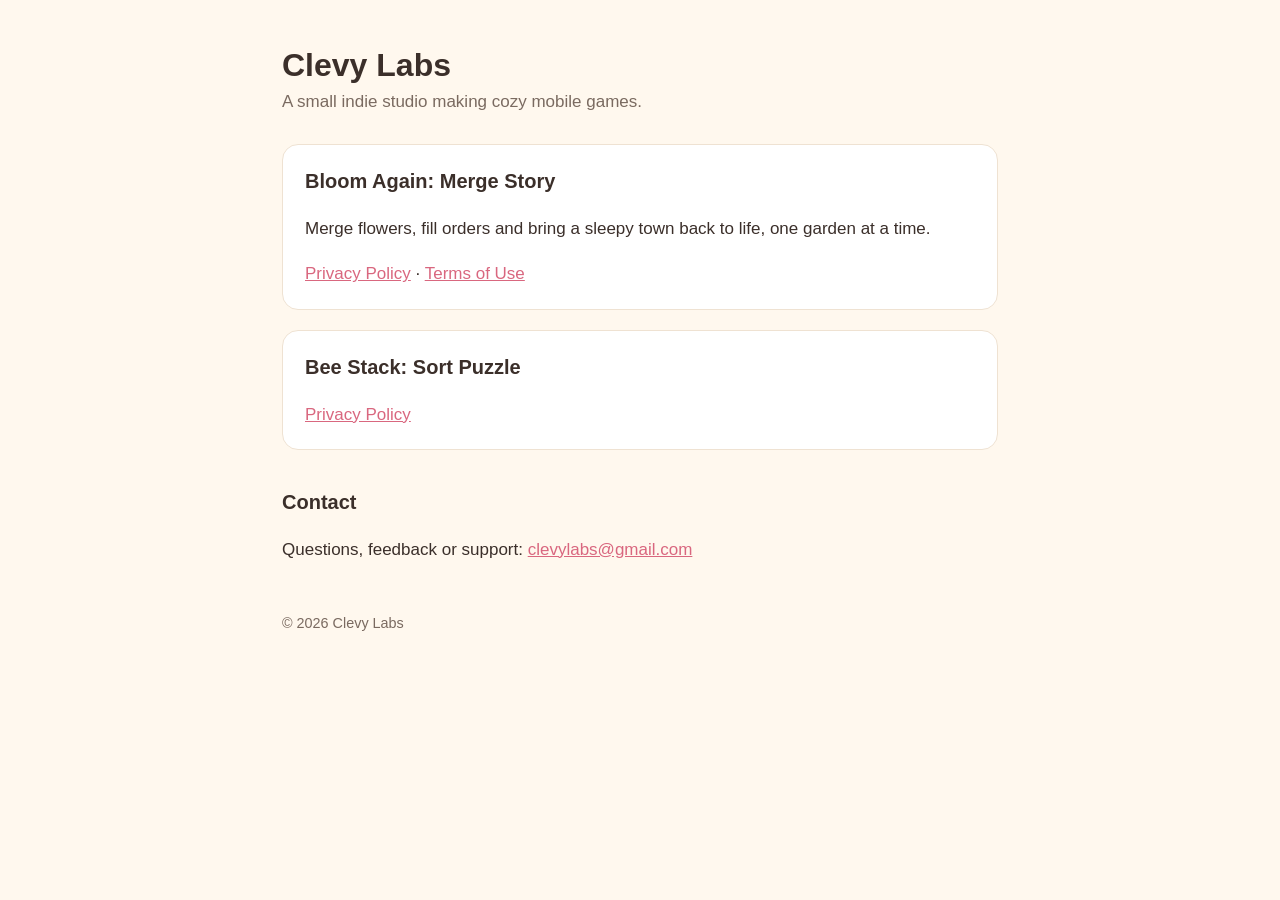
<file: index.html>
<!doctype html>
<html lang="en">
<head>
  <meta charset="utf-8">
  <meta name="viewport" content="width=device-width, initial-scale=1">
  <title>Clevy Labs</title>
  <meta name="description" content="Clevy Labs is a small indie studio making cozy mobile games.">
  <link rel="stylesheet" href="/style.css">
</head>
<body>
<main>
  <header>
    <h1>Clevy Labs</h1>
    <p class="meta">A small indie studio making cozy mobile games.</p>
  </header>

  <div class="card">
    <h2 style="margin-top:0">Bloom Again: Merge Story</h2>
    <p>Merge flowers, fill orders and bring a sleepy town back to life, one garden at a time.</p>
    <p><a href="/privacy/bloomagain.html">Privacy Policy</a> · <a href="/terms/bloomagain.html">Terms of Use</a></p>
  </div>

  <div class="card">
    <h2 style="margin-top:0">Bee Stack: Sort Puzzle</h2>
    <p><a href="/privacy/beestack.html">Privacy Policy</a></p>
  </div>

  <h2>Contact</h2>
  <p>Questions, feedback or support: <a href="mailto:clevylabs@gmail.com">clevylabs@gmail.com</a></p>

  <footer>© 2026 Clevy Labs</footer>
</main>
</body>
</html>
</file>
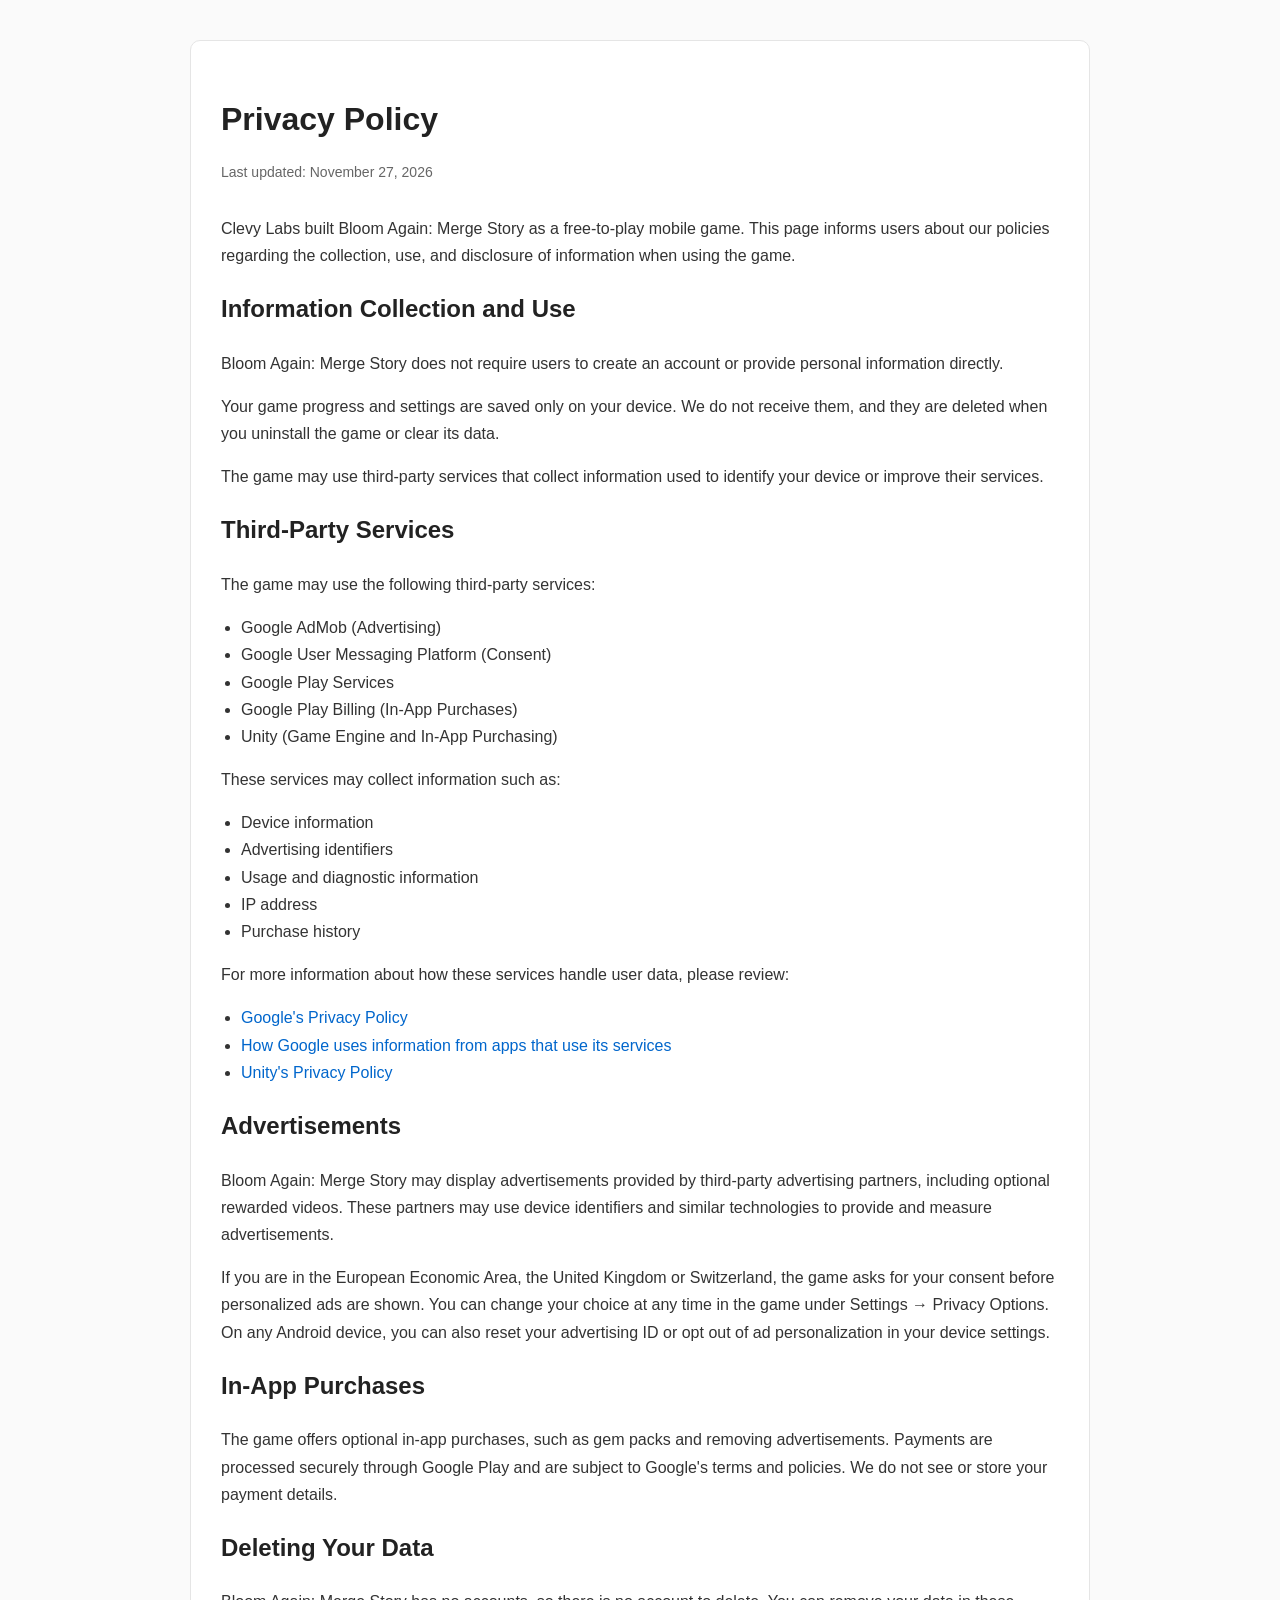
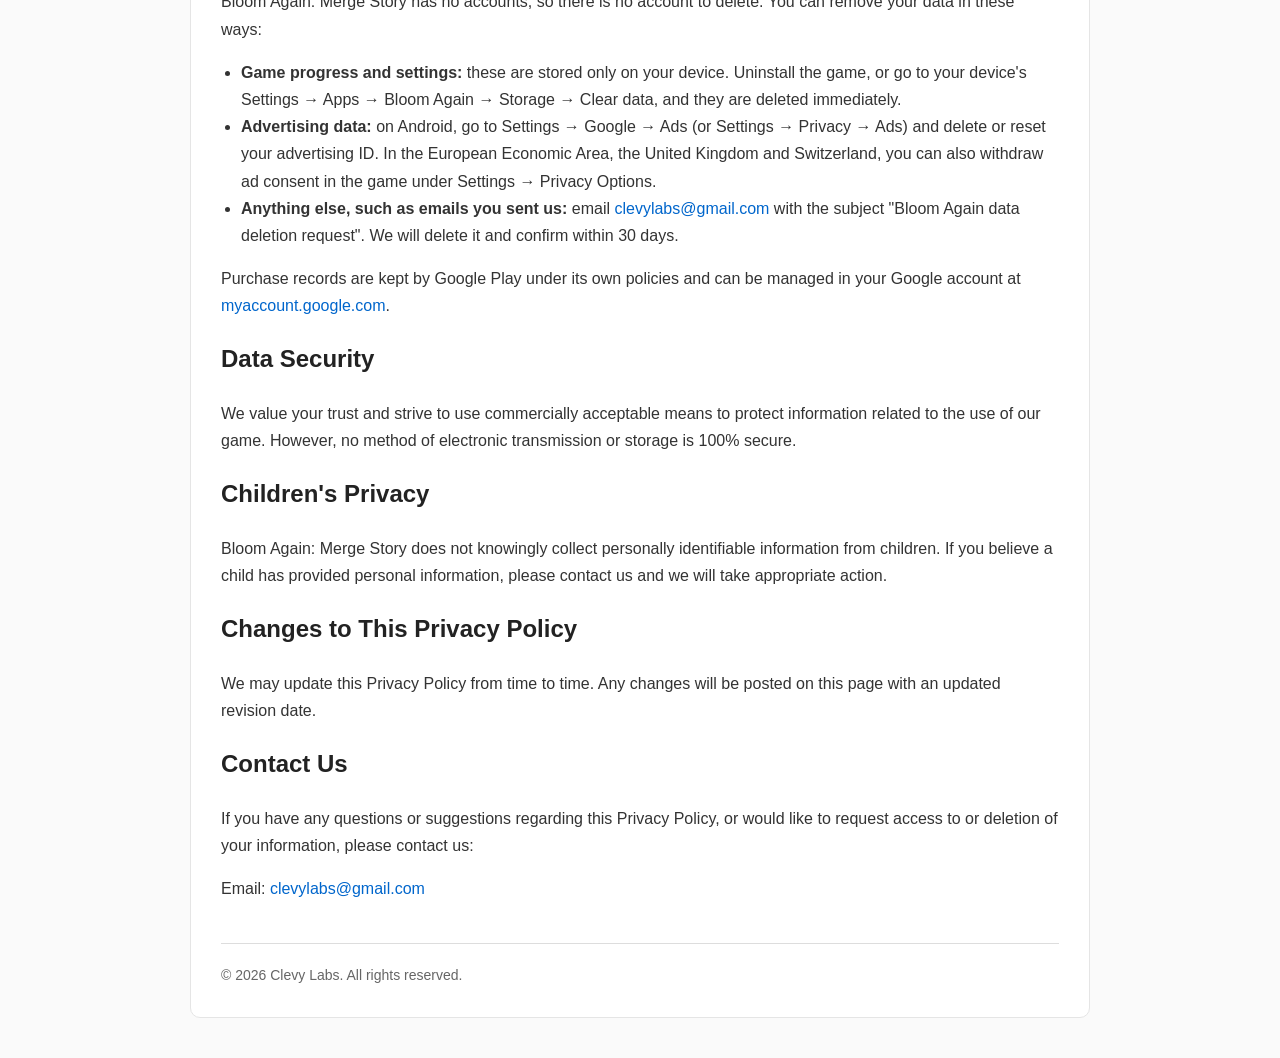
<file: bloom-again/privacy.html>
<!doctype html>
<html lang="en">
<head>
  <meta charset="utf-8">
  <title>Moved: Bloom Again Privacy Policy</title>
  <link rel="canonical" href="/privacy/bloomagain.html">
  <meta http-equiv="refresh" content="0; url=/privacy/bloomagain.html">
</head>
<body>
  <p>This page has moved to <a href="/privacy/bloomagain.html">/privacy/bloomagain.html</a>.</p>
</body>
</html>
</file>
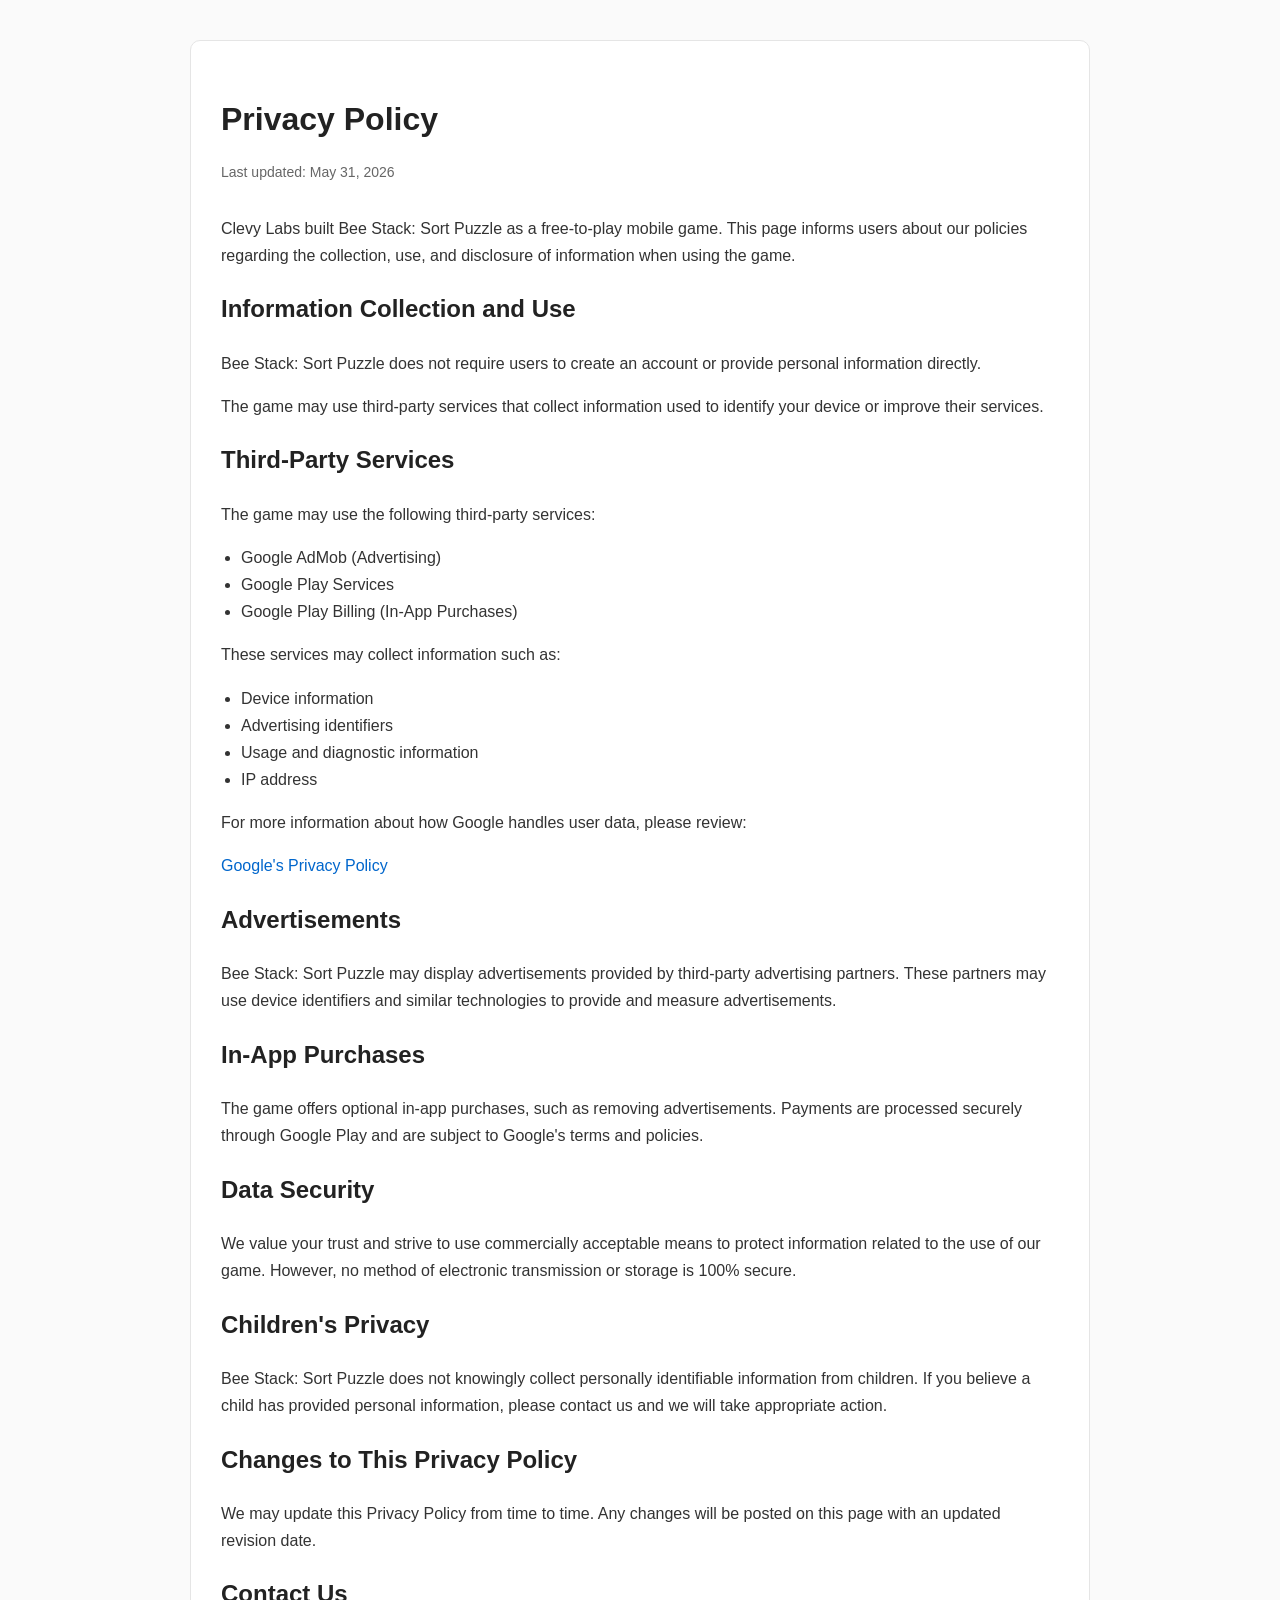
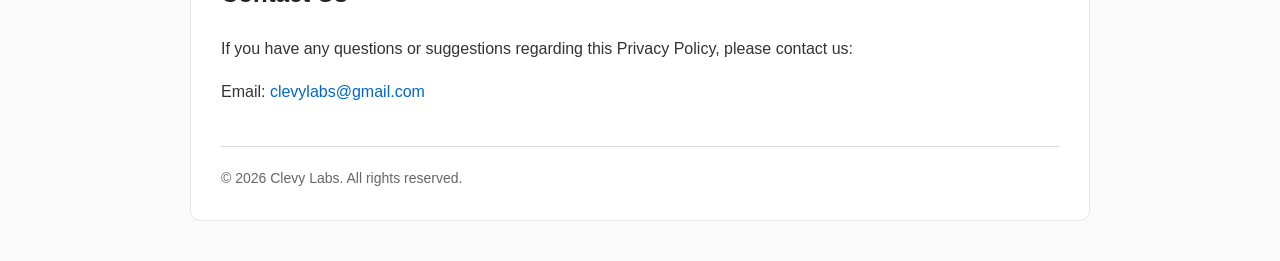
<file: privacy/beestack.html>
<!DOCTYPE html>
<html lang="en">
<head>
    <meta charset="UTF-8">
    <meta name="viewport" content="width=device-width, initial-scale=1.0">
    <title>Bee Stack: Sort Puzzle - Privacy Policy</title>
    <style>
        body {
            font-family: Arial, sans-serif;
            max-width: 900px;
            margin: 0 auto;
            padding: 40px 20px;
            line-height: 1.7;
            color: #333;
            background-color: #fafafa;
        }

        h1, h2 {
            color: #222;
        }

        h1 {
            margin-bottom: 10px;
        }

        .container {
            background: white;
            padding: 30px;
            border-radius: 10px;
            border: 1px solid #e5e5e5;
        }

        a {
            color: #0066cc;
            text-decoration: none;
        }

        a:hover {
            text-decoration: underline;
        }

        footer {
            margin-top: 40px;
            padding-top: 20px;
            border-top: 1px solid #ddd;
            font-size: 14px;
            color: #666;
        }

        ul {
            padding-left: 20px;
        }

        .updated {
            color: #666;
            font-size: 14px;
            margin-bottom: 30px;
        }
    </style>
</head>
<body>

<div class="container">

    <h1>Privacy Policy</h1>

    <p class="updated">
        Last updated: May 31, 2026
    </p>

    <p>
        Clevy Labs built Bee Stack: Sort Puzzle as a free-to-play mobile game.
        This page informs users about our policies regarding the collection,
        use, and disclosure of information when using the game.
    </p>

    <h2>Information Collection and Use</h2>

    <p>
        Bee Stack: Sort Puzzle does not require users to create an account or
        provide personal information directly.
    </p>

    <p>
        The game may use third-party services that collect information used to
        identify your device or improve their services.
    </p>

    <h2>Third-Party Services</h2>

    <p>
        The game may use the following third-party services:
    </p>

    <ul>
        <li>Google AdMob (Advertising)</li>
        <li>Google Play Services</li>
        <li>Google Play Billing (In-App Purchases)</li>
    </ul>

    <p>
        These services may collect information such as:
    </p>

    <ul>
        <li>Device information</li>
        <li>Advertising identifiers</li>
        <li>Usage and diagnostic information</li>
        <li>IP address</li>
    </ul>

    <p>
        For more information about how Google handles user data, please review:
    </p>

    <p>
        <a href="https://policies.google.com/privacy" target="_blank">
            Google's Privacy Policy
        </a>
    </p>

    <h2>Advertisements</h2>

    <p>
        Bee Stack: Sort Puzzle may display advertisements provided by
        third-party advertising partners. These partners may use device
        identifiers and similar technologies to provide and measure
        advertisements.
    </p>

    <h2>In-App Purchases</h2>

    <p>
        The game offers optional in-app purchases, such as removing
        advertisements. Payments are processed securely through Google Play and
        are subject to Google's terms and policies.
    </p>

    <h2>Data Security</h2>

    <p>
        We value your trust and strive to use commercially acceptable means to
        protect information related to the use of our game. However, no method
        of electronic transmission or storage is 100% secure.
    </p>

    <h2>Children's Privacy</h2>

    <p>
        Bee Stack: Sort Puzzle does not knowingly collect personally
        identifiable information from children. If you believe a child has
        provided personal information, please contact us and we will take
        appropriate action.
    </p>

    <h2>Changes to This Privacy Policy</h2>

    <p>
        We may update this Privacy Policy from time to time. Any changes will
        be posted on this page with an updated revision date.
    </p>

    <h2>Contact Us</h2>

    <p>
        If you have any questions or suggestions regarding this Privacy Policy,
        please contact us:
    </p>

    <p>
        Email:
        <a href="mailto:clevylabs@gmail.com">
            clevylabs@gmail.com
        </a>
    </p>

    <footer>
        © 2026 Clevy Labs. All rights reserved.
    </footer>

</div>

</body>
</html>
</file>
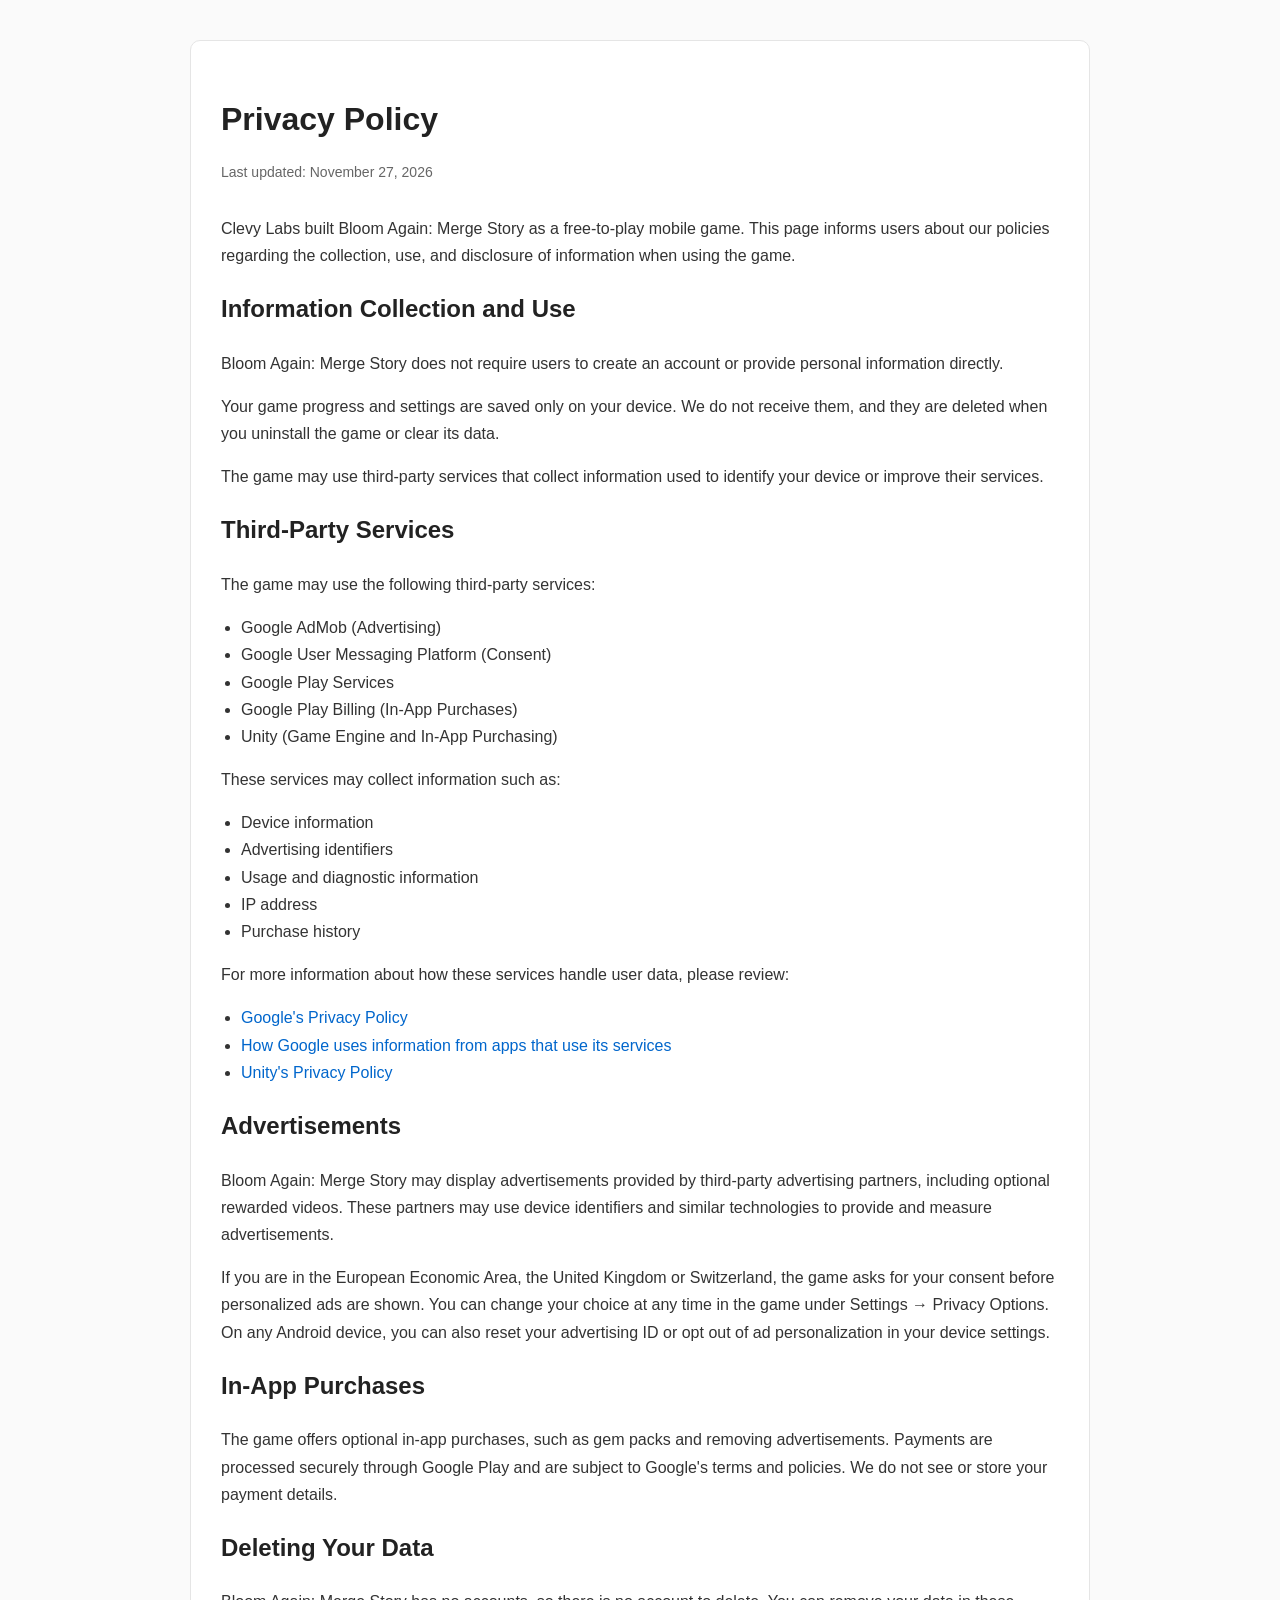
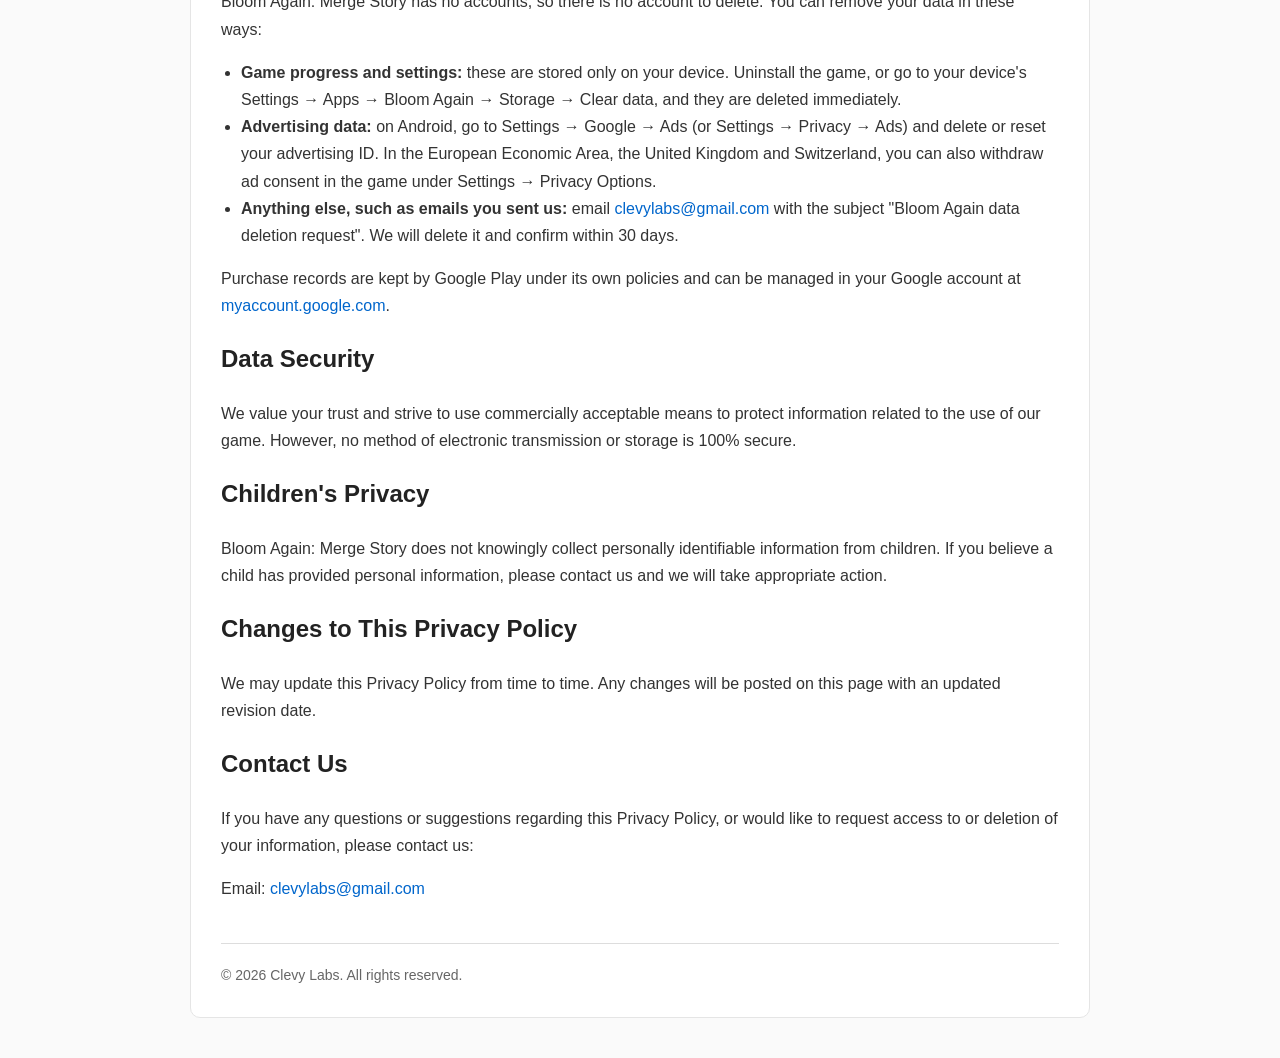
<file: privacy/bloomagain.html>
<!DOCTYPE html>
<html lang="en">
<head>
    <meta charset="UTF-8">
    <meta name="viewport" content="width=device-width, initial-scale=1.0">
    <title>Bloom Again: Merge Story - Privacy Policy</title>
    <style>
        body {
            font-family: Arial, sans-serif;
            max-width: 900px;
            margin: 0 auto;
            padding: 40px 20px;
            line-height: 1.7;
            color: #333;
            background-color: #fafafa;
        }
        h1, h2 {
            color: #222;
        }
        h1 {
            margin-bottom: 10px;
        }
        .container {
            background: white;
            padding: 30px;
            border-radius: 10px;
            border: 1px solid #e5e5e5;
        }
        a {
            color: #0066cc;
            text-decoration: none;
        }
        a:hover {
            text-decoration: underline;
        }
        footer {
            margin-top: 40px;
            padding-top: 20px;
            border-top: 1px solid #ddd;
            font-size: 14px;
            color: #666;
        }
        ul {
            padding-left: 20px;
        }
        .updated {
            color: #666;
            font-size: 14px;
            margin-bottom: 30px;
        }
    </style>
</head>
<body>

<div class="container">

    <h1>Privacy Policy</h1>

    <p class="updated">
        Last updated: November 27, 2026
    </p>

    <p>
        Clevy Labs built Bloom Again: Merge Story as a free-to-play mobile game.
        This page informs users about our policies regarding the collection,
        use, and disclosure of information when using the game.
    </p>

    <h2>Information Collection and Use</h2>

    <p>
        Bloom Again: Merge Story does not require users to create an account or
        provide personal information directly.
    </p>

    <p>
        Your game progress and settings are saved only on your device. We do not
        receive them, and they are deleted when you uninstall the game or clear
        its data.
    </p>

    <p>
        The game may use third-party services that collect information used to
        identify your device or improve their services.
    </p>

    <h2>Third-Party Services</h2>

    <p>The game may use the following third-party services:</p>

    <ul>
        <li>Google AdMob (Advertising)</li>
        <li>Google User Messaging Platform (Consent)</li>
        <li>Google Play Services</li>
        <li>Google Play Billing (In-App Purchases)</li>
        <li>Unity (Game Engine and In-App Purchasing)</li>
    </ul>

    <p>These services may collect information such as:</p>

    <ul>
        <li>Device information</li>
        <li>Advertising identifiers</li>
        <li>Usage and diagnostic information</li>
        <li>IP address</li>
        <li>Purchase history</li>
    </ul>

    <p>
        For more information about how these services handle user data, please review:
    </p>

    <ul>
        <li><a href="https://policies.google.com/privacy">Google's Privacy Policy</a></li>
        <li><a href="https://policies.google.com/technologies/partner-sites">How Google uses information from apps that use its services</a></li>
        <li><a href="https://unity.com/legal/game-player-and-app-user-privacy-policy">Unity's Privacy Policy</a></li>
    </ul>

    <h2>Advertisements</h2>

    <p>
        Bloom Again: Merge Story may display advertisements provided by
        third-party advertising partners, including optional rewarded videos.
        These partners may use device identifiers and similar technologies to
        provide and measure advertisements.
    </p>

    <p>
        If you are in the European Economic Area, the United Kingdom or
        Switzerland, the game asks for your consent before personalized ads are
        shown. You can change your choice at any time in the game under
        Settings &rarr; Privacy Options. On any Android device, you can also reset
        your advertising ID or opt out of ad personalization in your device
        settings.
    </p>

    <h2>In-App Purchases</h2>

    <p>
        The game offers optional in-app purchases, such as gem packs and removing
        advertisements. Payments are processed securely through Google Play and
        are subject to Google's terms and policies. We do not see or store your
        payment details.
    </p>

    <h2 id="delete-data">Deleting Your Data</h2>

    <p>
        Bloom Again: Merge Story has no accounts, so there is no account to
        delete. You can remove your data in these ways:
    </p>

    <ul>
        <li>
            <strong>Game progress and settings:</strong> these are stored only
            on your device. Uninstall the game, or go to your device's
            Settings &rarr; Apps &rarr; Bloom Again &rarr; Storage &rarr; Clear
            data, and they are deleted immediately.
        </li>
        <li>
            <strong>Advertising data:</strong> on Android, go to Settings
            &rarr; Google &rarr; Ads (or Settings &rarr; Privacy &rarr; Ads) and
            delete or reset your advertising ID. In the European Economic Area,
            the United Kingdom and Switzerland, you can also withdraw ad consent
            in the game under Settings &rarr; Privacy Options.
        </li>
        <li>
            <strong>Anything else, such as emails you sent us:</strong> email
            <a href="mailto:clevylabs@gmail.com?subject=Bloom%20Again%20data%20deletion%20request">clevylabs@gmail.com</a>
            with the subject "Bloom Again data deletion request". We will delete
            it and confirm within 30 days.
        </li>
    </ul>

    <p>
        Purchase records are kept by Google Play under its own policies and can
        be managed in your Google account at
        <a href="https://myaccount.google.com">myaccount.google.com</a>.
    </p>

    <h2>Data Security</h2>

    <p>
        We value your trust and strive to use commercially acceptable means to
        protect information related to the use of our game. However, no method
        of electronic transmission or storage is 100% secure.
    </p>

    <h2>Children's Privacy</h2>

    <p>
        Bloom Again: Merge Story does not knowingly collect personally
        identifiable information from children. If you believe a child has
        provided personal information, please contact us and we will take
        appropriate action.
    </p>

    <h2>Changes to This Privacy Policy</h2>

    <p>
        We may update this Privacy Policy from time to time. Any changes will
        be posted on this page with an updated revision date.
    </p>

    <h2>Contact Us</h2>

    <p>
        If you have any questions or suggestions regarding this Privacy Policy,
        or would like to request access to or deletion of your information,
        please contact us:
    </p>

    <p>
        Email:
        <a href="mailto:clevylabs@gmail.com">clevylabs@gmail.com</a>
    </p>

    <footer>
        &copy; 2026 Clevy Labs. All rights reserved.
    </footer>

</div>

</body>
</html>
</file>
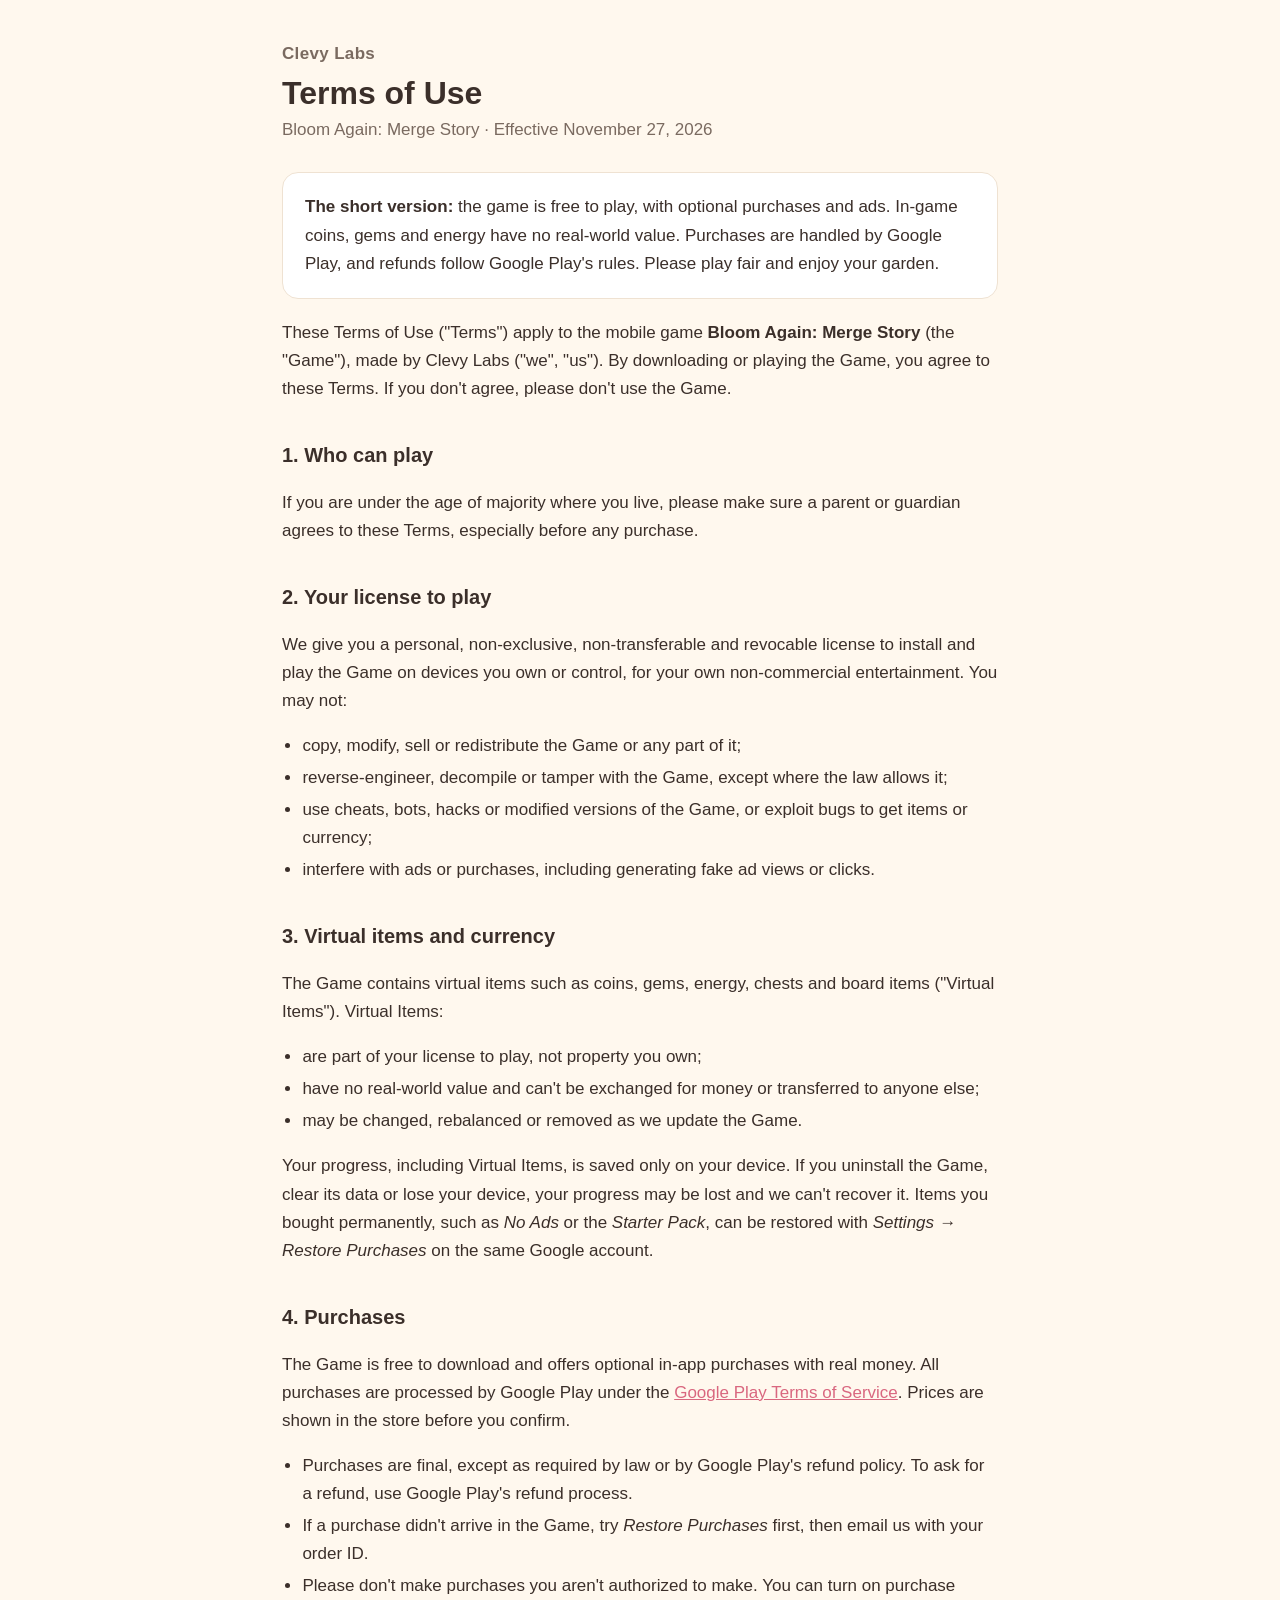
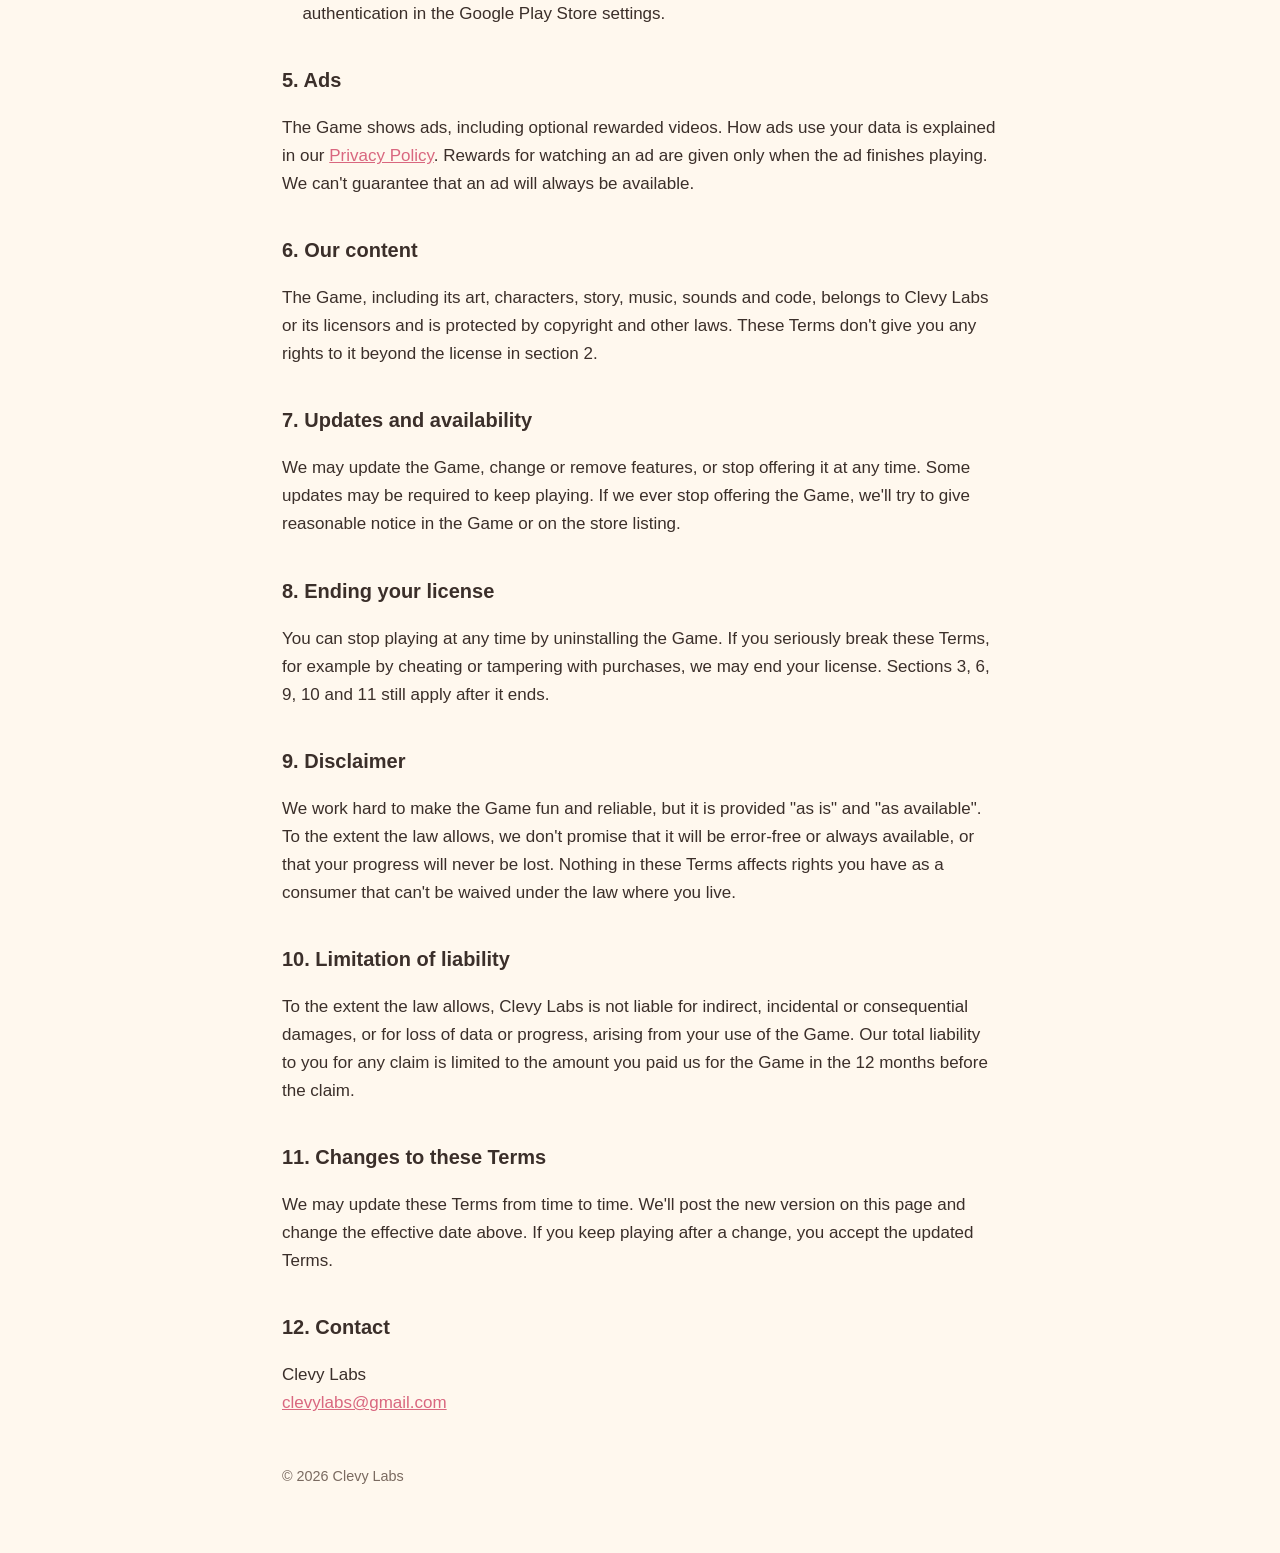
<file: terms/bloomagain.html>
<!doctype html>
<html lang="en">
<head>
  <meta charset="utf-8">
  <meta name="viewport" content="width=device-width, initial-scale=1">
  <title>Terms of Use – Bloom Again: Merge Story</title>
  <meta name="description" content="Terms of Use for Bloom Again: Merge Story by Clevy Labs.">
  <link rel="stylesheet" href="/style.css">
</head>
<body>
<main>
  <header>
    <a class="studio" href="/">Clevy Labs</a>
    <h1>Terms of Use</h1>
    <p class="meta">Bloom Again: Merge Story · Effective November 27, 2026</p>
  </header>

  <div class="card">
    <p><strong>The short version:</strong> the game is free to play, with optional purchases and ads. In-game coins, gems and energy have no real-world value. Purchases are handled by Google Play, and refunds follow Google Play's rules. Please play fair and enjoy your garden.</p>
  </div>

  <p>These Terms of Use ("Terms") apply to the mobile game <strong>Bloom Again: Merge Story</strong> (the "Game"), made by Clevy Labs ("we", "us"). By downloading or playing the Game, you agree to these Terms. If you don't agree, please don't use the Game.</p>

  <h2>1. Who can play</h2>
  <p>If you are under the age of majority where you live, please make sure a parent or guardian agrees to these Terms, especially before any purchase.</p>

  <h2>2. Your license to play</h2>
  <p>We give you a personal, non-exclusive, non-transferable and revocable license to install and play the Game on devices you own or control, for your own non-commercial entertainment. You may not:</p>
  <ul>
    <li>copy, modify, sell or redistribute the Game or any part of it;</li>
    <li>reverse-engineer, decompile or tamper with the Game, except where the law allows it;</li>
    <li>use cheats, bots, hacks or modified versions of the Game, or exploit bugs to get items or currency;</li>
    <li>interfere with ads or purchases, including generating fake ad views or clicks.</li>
  </ul>

  <h2>3. Virtual items and currency</h2>
  <p>The Game contains virtual items such as coins, gems, energy, chests and board items ("Virtual Items"). Virtual Items:</p>
  <ul>
    <li>are part of your license to play, not property you own;</li>
    <li>have no real-world value and can't be exchanged for money or transferred to anyone else;</li>
    <li>may be changed, rebalanced or removed as we update the Game.</li>
  </ul>
  <p>Your progress, including Virtual Items, is saved only on your device. If you uninstall the Game, clear its data or lose your device, your progress may be lost and we can't recover it. Items you bought permanently, such as <em>No Ads</em> or the <em>Starter Pack</em>, can be restored with <em>Settings → Restore Purchases</em> on the same Google account.</p>

  <h2>4. Purchases</h2>
  <p>The Game is free to download and offers optional in-app purchases with real money. All purchases are processed by Google Play under the <a href="https://play.google.com/about/play-terms/">Google Play Terms of Service</a>. Prices are shown in the store before you confirm.</p>
  <ul>
    <li>Purchases are final, except as required by law or by Google Play's refund policy. To ask for a refund, use Google Play's refund process.</li>
    <li>If a purchase didn't arrive in the Game, try <em>Restore Purchases</em> first, then email us with your order ID.</li>
    <li>Please don't make purchases you aren't authorized to make. You can turn on purchase authentication in the Google Play Store settings.</li>
  </ul>

  <h2>5. Ads</h2>
  <p>The Game shows ads, including optional rewarded videos. How ads use your data is explained in our <a href="/privacy/bloomagain.html">Privacy Policy</a>. Rewards for watching an ad are given only when the ad finishes playing. We can't guarantee that an ad will always be available.</p>

  <h2>6. Our content</h2>
  <p>The Game, including its art, characters, story, music, sounds and code, belongs to Clevy Labs or its licensors and is protected by copyright and other laws. These Terms don't give you any rights to it beyond the license in section 2.</p>

  <h2>7. Updates and availability</h2>
  <p>We may update the Game, change or remove features, or stop offering it at any time. Some updates may be required to keep playing. If we ever stop offering the Game, we'll try to give reasonable notice in the Game or on the store listing.</p>

  <h2>8. Ending your license</h2>
  <p>You can stop playing at any time by uninstalling the Game. If you seriously break these Terms, for example by cheating or tampering with purchases, we may end your license. Sections 3, 6, 9, 10 and 11 still apply after it ends.</p>

  <h2>9. Disclaimer</h2>
  <p>We work hard to make the Game fun and reliable, but it is provided "as is" and "as available". To the extent the law allows, we don't promise that it will be error-free or always available, or that your progress will never be lost. Nothing in these Terms affects rights you have as a consumer that can't be waived under the law where you live.</p>

  <h2>10. Limitation of liability</h2>
  <p>To the extent the law allows, Clevy Labs is not liable for indirect, incidental or consequential damages, or for loss of data or progress, arising from your use of the Game. Our total liability to you for any claim is limited to the amount you paid us for the Game in the 12 months before the claim.</p>

  <h2>11. Changes to these Terms</h2>
  <p>We may update these Terms from time to time. We'll post the new version on this page and change the effective date above. If you keep playing after a change, you accept the updated Terms.</p>

  <h2>12. Contact</h2>
  <p>Clevy Labs<br><a href="mailto:clevylabs@gmail.com">clevylabs@gmail.com</a></p>

  <footer>© 2026 Clevy Labs</footer>
</main>
</body>
</html>
</file>
<file: style.css>
:root {
  --bg: #FFF8EE;
  --card: #FFFFFF;
  --text: #3B2F2A;
  --muted: #7A6A60;
  --accent: #D9677F;
  --line: #EFE2D2;
}
* { box-sizing: border-box; }
body {
  margin: 0;
  background: var(--bg);
  color: var(--text);
  font: 17px/1.65 -apple-system, BlinkMacSystemFont, "Segoe UI", Roboto, Helvetica, Arial, sans-serif;
}
main {
  max-width: 760px;
  margin: 0 auto;
  padding: 40px 22px 64px;
}
header { margin-bottom: 28px; }
header a.studio {
  color: var(--muted);
  text-decoration: none;
  font-weight: 600;
  letter-spacing: .02em;
}
h1 { font-size: 2rem; line-height: 1.2; margin: 6px 0 4px; }
h2 { font-size: 1.25rem; margin: 36px 0 8px; }
.meta { color: var(--muted); margin: 0; }
.card {
  background: var(--card);
  border: 1px solid var(--line);
  border-radius: 16px;
  padding: 20px 22px;
  margin: 20px 0;
}
.card p:first-child { margin-top: 0; }
.card p:last-child { margin-bottom: 0; }
a { color: var(--accent); }
ul { padding-left: 1.2em; }
li { margin: 4px 0; }
table { width: 100%; border-collapse: collapse; margin: 12px 0; font-size: .95rem; }
th, td { text-align: left; vertical-align: top; padding: 10px 8px; border-bottom: 1px solid var(--line); }
th { color: var(--muted); font-weight: 600; }
footer { margin-top: 48px; color: var(--muted); font-size: .9rem; }
</file>
